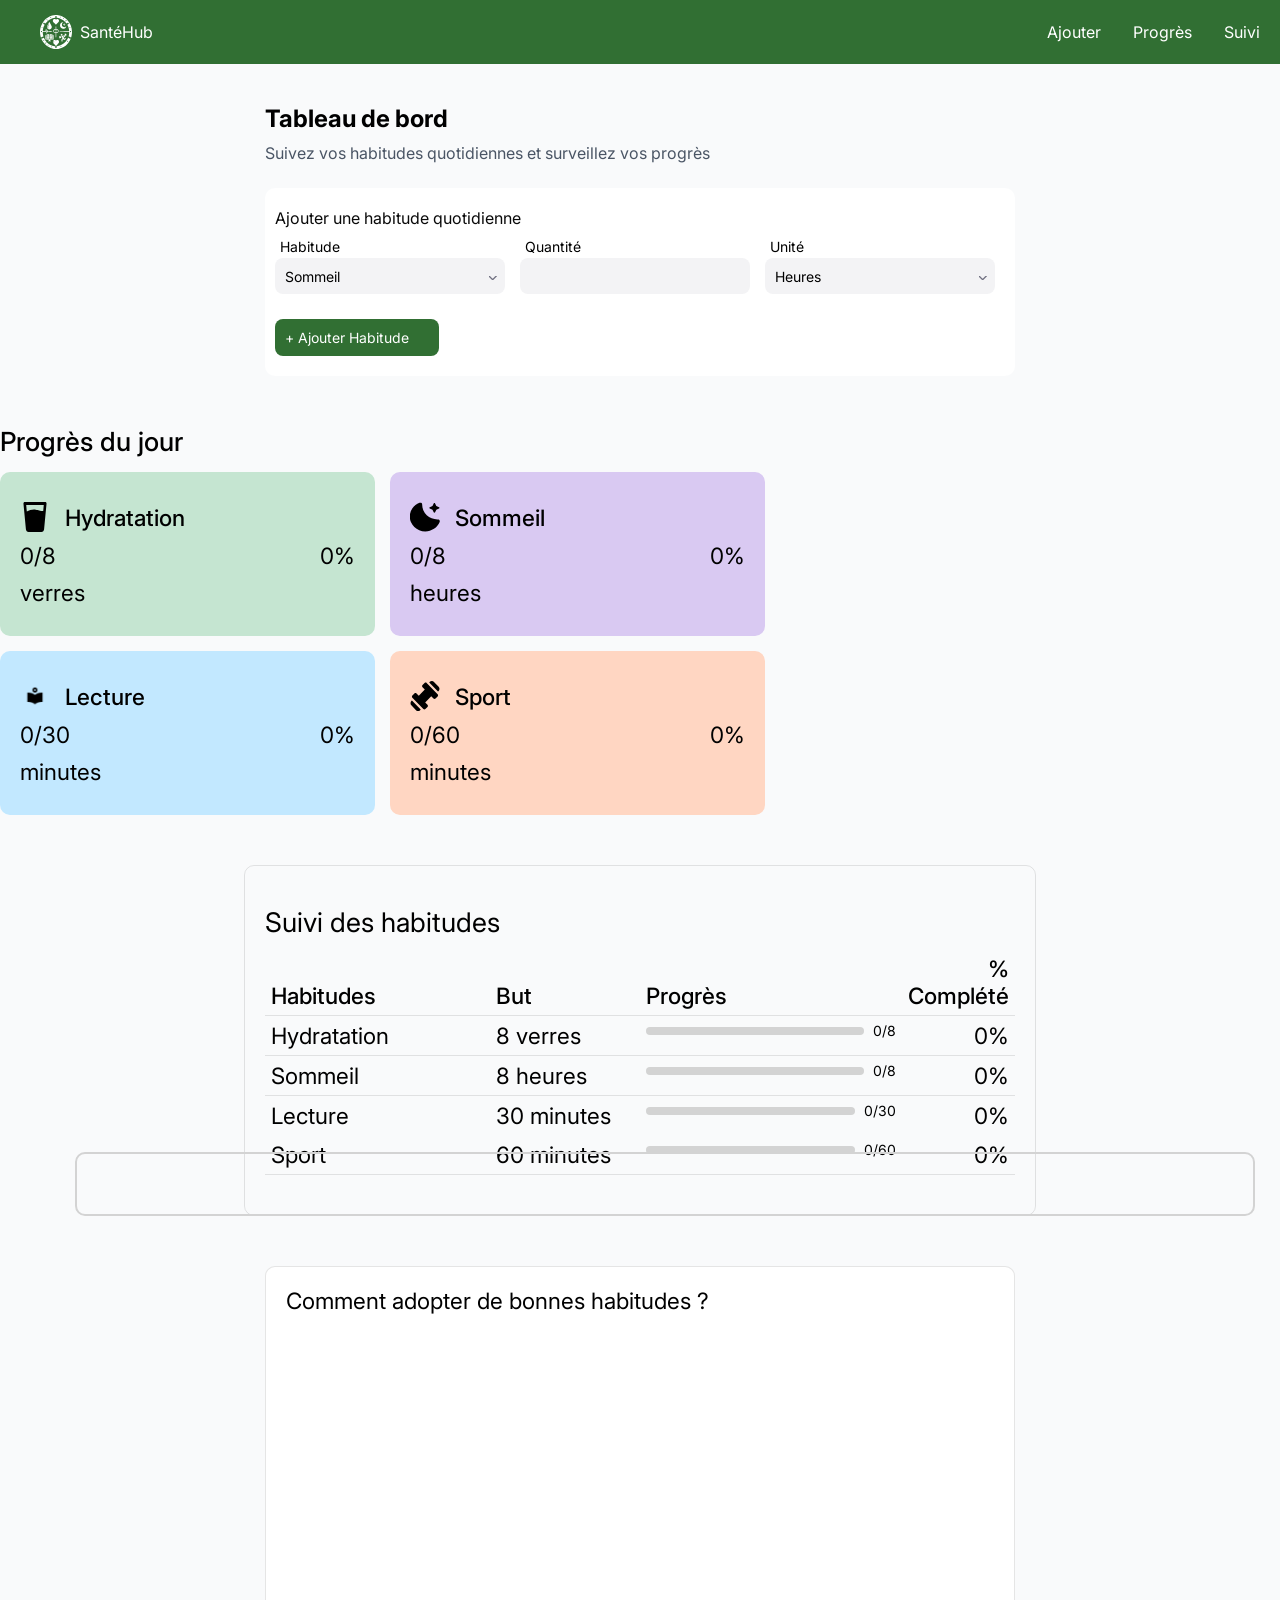
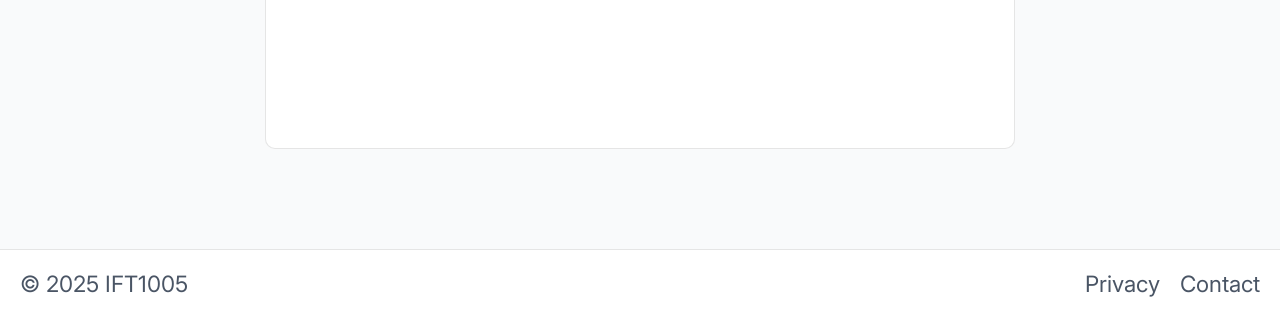
<file: index.html>
<!DOCTYPE html>

<html lang="en">
  <head>
    <meta charset="UTF-8" />
    <meta name="viewport" content="width=device-width, initial-scale=1.0" />
    <link rel="stylesheet" href="./css/styles.css" />
    <link rel="preconnect" href="https://fonts.googleapis.com" />
    <link rel="preconnect" href="https://fonts.gstatic.com" crossorigin />
    <link
      href="https://fonts.googleapis.com/css2?family=Inter:ital,opsz,wght@0,14..32,100..900;1,14..32,100..900&display=swap"
      rel="stylesheet"
    />
    <title>SantéHub</title>
  </head>

  <body>
    <div id="ajouter" class="ancre_body"></div>
    <header>
      <div class="header_div_gauche">
        <picture class="header_container_logo">
          <img src="./media/logo.svg" alt="logo" />
        </picture>
        <span class="header_titre">SantéHub</span>
      </div>
      <nav class="header_div_droite">
        <ul>
          <li><a href="#ajouter">Ajouter</a></li>
          <li><a href="#progres">Progrès</a></li>
          <li><a href="#suivi">Suivi</a></li>
        </ul>
      </nav>
    </header>
    <section class="container container_form">
      <div class="hero">
        <h1>Tableau de bord</h1>
        <p>Suivez vos habitudes quotidiennes et surveillez vos progrès</p>
      </div>
      <form class="form">
        <h2>Ajouter une habitude quotidienne</h2>
        <ul class="rangee_form">
          <li>
            <label for="habitude">Habitude</label>
            <div class="container_select">
              <select name="habitudes" id="habitude" required>
                <option value="sommeil">Sommeil</option>
                <option value="sport">Sport</option>
                <option value="lecture">Lecture</option>
                <option value="hydratation">Hydratation</option>
              </select>
            </div>
          </li>
          <li>
            <label for="quantite">Quantité</label>
            <input type="number" id="quantite" required />
          </li>
          <li>
            <label for="unite">Unité</label>
            <div class="container_select">
              <select class="select_base" name="unite" id="unite" required >
                <option value="heures">Heures</option>
                <option value="minutes">Minutes</option>
              </select>
              <select class="select_hydratation cacher" name="unite_h" id="unite_h" required >
                <option value="verres">Verres</option>
              </select>
            </div>
          </li>
          <li class="container_button">
            <button type="reset" id="btn_form">+ Ajouter</button>
          </li>
        </ul>
      </form>
      <div id="progres" class="ancre_scroll"></div>
    </section>
    <section class="container container_progres">
      <div class="container_titre_section">
        <h3>Progrès du jour</h3>
      </div>
      <div class="carte carte_hydratation">
        <div class="container_logo_titre">
          <picture class="container_logo">
            <img src="./media/hydratation.svg" alt="hydratation">
          </picture>
          <h4 class="titre">Hydratation</h4>
        </div>
        <div class="container_stats">
          <span class="fraction"><span class="compteur_hydratation">0</span>/8</span>
          <span class="pourcentage pourcent_hydratation">0%</span>
        </div>
        <div class="container_mesure">
          <span class="mesure">verres</span>
        </div>
      </div>
      <div class="carte carte_sommeil">
        <div class="container_logo_titre">
          <picture class="container_logo">
            <img src="./media/sommeil.svg" alt="hydratation">
          </picture>
          <h4 class="titre">Sommeil</h4>
        </div>
        <div class="container_stats">
          <span class="fraction"><span class="compteur_sommeil">0</span>/8</span>
          <span class="pourcentage pourcent_sommeil">0%</span>
        </div>
        <div class="container_mesure">
          <span class="mesure">heures</span>
        </div>
      </div>
      <div class="carte carte_lecture">
        <div class="container_logo_titre">
          <picture class="container_logo">
            <img src="./media/lecture.svg" alt="hydratation">
          </picture>
          <h4 class="titre">Lecture</h4>
        </div>
        <div class="container_stats">
          <span class="fraction"><span class="compteur_lecture">0</span>/30</span>
          <span class="pourcentage pourcent_lecture">0%</span>
        </div>
        <div class="container_mesure">
          <span class="mesure">minutes</span>
        </div>
      </div>
      <div class="carte carte_sport">
        <div class="container_logo_titre">
          <picture class="container_logo">
            <img src="./media/sport.svg" alt="hydratation">
          </picture>
          <h4 class="titre">Sport</h4>
        </div>
        <div class="container_stats">
          <span class="fraction"><span class="compteur_sport">0</span>/60</span>
          <span class="pourcentage pourcent_sport">0%</span>
        </div>
        <div class="container_mesure">
          <span class="mesure">minutes</span>
        </div>
      </div>
    </section>
    <section class="container container_suivi">
      <div class="boite_suivi">

        <table>
          <caption>
            Suivi des habitudes
          </caption>
          <tr>
            <th class="tb_1">Habitudes</th>
            <th class="tb_2">But</th>
            <th style="text-align: left">Progrès</th>
            <th class="tb_4">% Complété</th>
          </tr>
          <tr>
            <td class="tb_1">Hydratation</td>
            <td class="tb_2">8 verres</td>
            <td class="tb_3">
              <progress id="hydratation" max="8" value="0">Hydratation</progress
              ><label for="hydratation"><span class="compteur_hydratation">0</span>/8</label>
            </td>
            <td class="tb_4 pourcent_hydratation">0%</td>
          </tr>
  
          <tr>
            <td class="tb_1">Sommeil</td>
            <td class="tb_2">8 heures</td>
            <td class="tb_3">
              <progress id="sommeil" max="8" value="0">Sommeil</progress
              ><label for="sommeil"><span class="compteur_sommeil">0</span>/8</label>
            </td>
            <td class="tb_4 pourcent_sommeil">0%</td>
          </tr>
          <tr style="border: none">
            <td class="tb_1">Lecture</td>
            <td class="tb_2">30 minutes</td>
            <td class="tb_3">
              <progress id="lecture" max="30" value="0">Lecture</progress
              ><label for="lecture"><span class="compteur_lecture">0</span>/30</label>
            </td>
            <td class="tb_4 pourcent_lecture">0%</td>
          </tr>
          <tr>
            <td class="tb_1">Sport</td>
            <td class="tb_2">60 minutes</td>
            <td class="tb_3">
              <progress id="sport" max="60" value="0">Sport</progress
              ><label for="sport"><span class="compteur_sport">0</span>/60</label>
            </td>
            <td class="tb_4 pourcent_sport">0%</td>
          </tr>
        </table>
      </div>
      <div id="suivi" class="ancre_scroll"></div>
    </section>
    <section class="container_video">
      <div class="carte_video">
        <h4>Comment adopter de bonnes habitudes ?</h4>
        <div class="boite_video">
          <iframe width="auto" height="auto" src="https://www.youtube.com/embed/7JjCO9rQHEU?si=iEF92UNi4jmonCfh" title="YouTube video player" frameborder="0" allow="accelerometer; autoplay; clipboard-write; encrypted-media; gyroscope; picture-in-picture; web-share" referrerpolicy="strict-origin-when-cross-origin" allowfullscreen></iframe>
        </div>
      </div>
    </section>
    <footer class="container_footer">
      <div class="div_gauche">
        <span class="droits">&copy; 2025 IFT1005</span>
      </div>
      <div class="div_droite">
        <ul class="liste_footer">
          <li><a href="#">Privacy</a></li>
          <li><a href="#">Contact</a></li>
        </ul>
      </div>
    </footer>
    <script src="https://ajax.googleapis.com/ajax/libs/jquery/3.4.1/jquery.min.js"></script>
    <script src="/script.js"></script>
  </body>
</html>
</file>
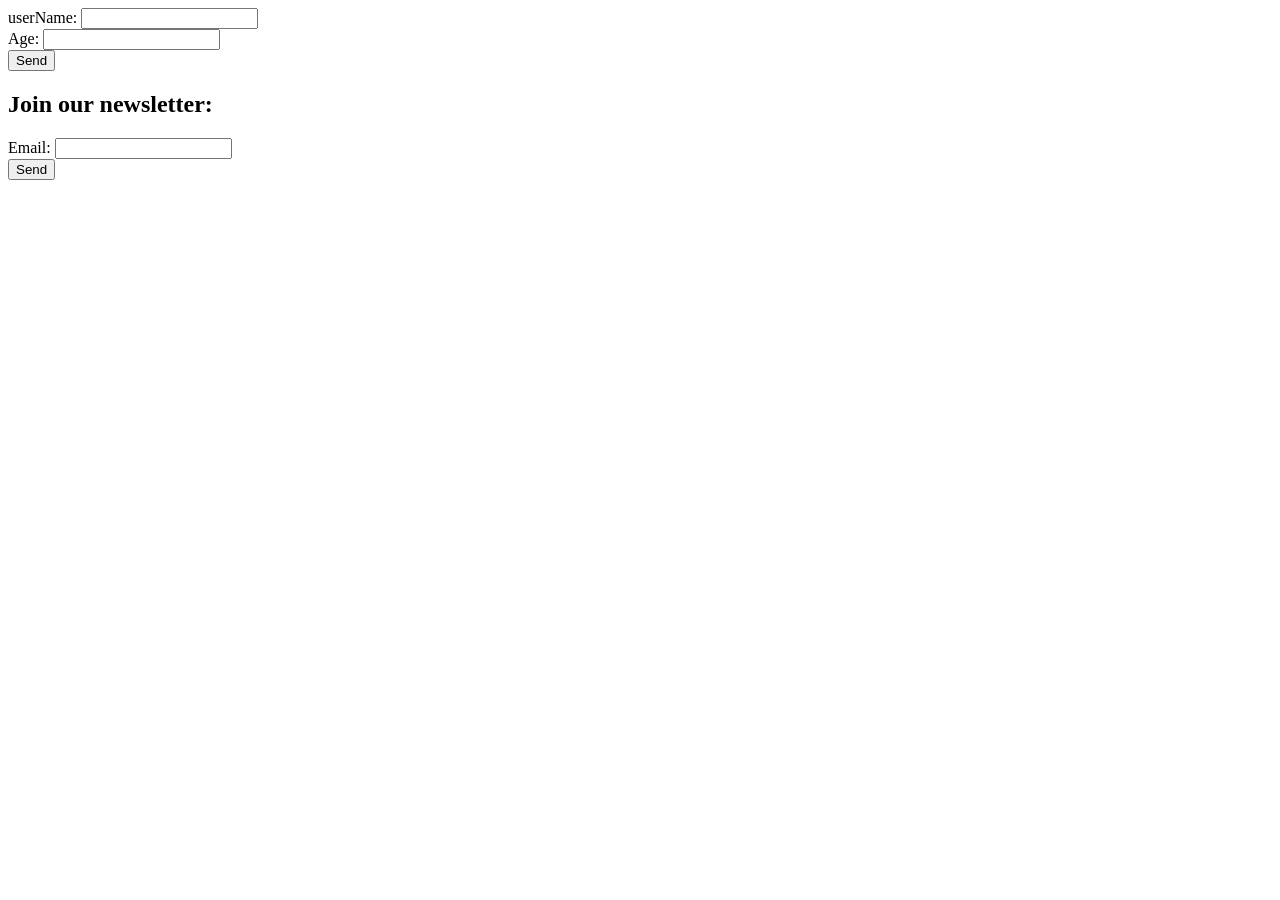
<file: 12.javascript_and_forms.html>
<!DOCTYPE html>
<html lang="en">
<head>
    <meta charset="UTF-8">
    <meta name="viewport" content="width=device-width, initial-scale=1.0">
    <title>Document</title>

    <script>
        function validate_form(){
            if (document.forms[0].userName.value == "" ){
                alert("Name can not be empty");
                return false;
            }

            if (document.forms[0].age.value ==  "" ){
                alert("Age can not be empty");
                return false;
            }

            if (document.forms[0].age.value <  18 ){
                alert("You are underage");
                return false;
            }
         }

         function validate_email(){
            if (document.forms[1].email.value.includes("@")){
                alert("Right format email");
                return false;
            }
            else
            {
                alert("Wrong format email");
                return false;
            }
         }

    </script>

</head>
<body>
    
    <form>
        <label for="userName">userName:</label>
        <input type="text" id="userName">
        <br>
        <label for="age">Age:</label>
        <input type="number" id="age">
        <br>
        <button onclick="validate_form()">Send</button>
    </form>

    <h2>Join our newsletter:</h2>
     <form>
        <label for="email">Email:</label>
        <input type="text" id="email">
        <br>
        <button onclick="validate_email()">Send</button>
    </form>

</body>
</html>
</file>
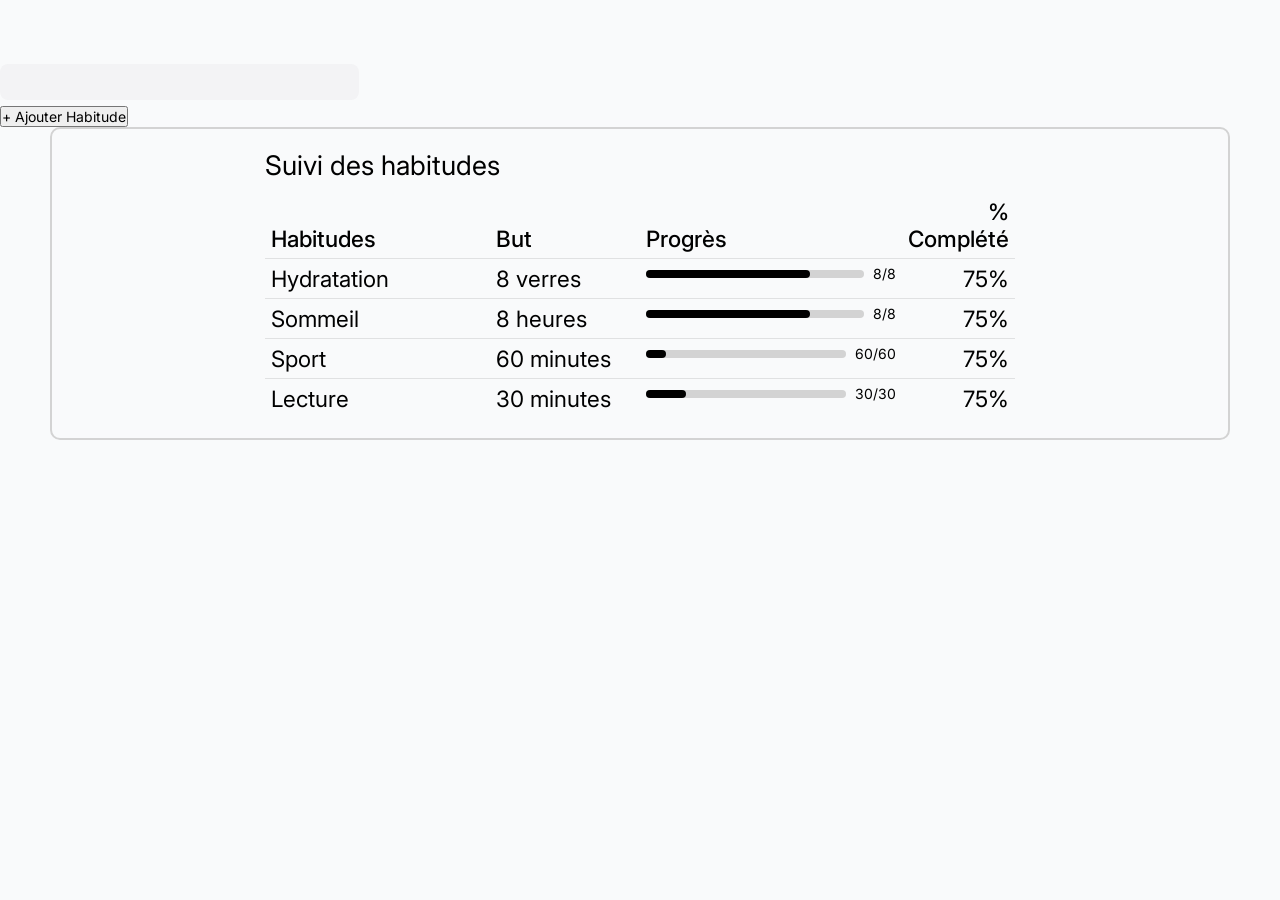
<file: thingy.html>
<!DOCTYPE html>

<html lang="en">
  <head>
    <meta charset="UTF-8" />
    <meta name="viewport" content="width=device-width, initial-scale=1.0" />
    <link rel="stylesheet" href="./css/styles.css" />
    <link rel="preconnect" href="https://fonts.googleapis.com" />
    <link rel="preconnect" href="https://fonts.gstatic.com" crossorigin />
    <link
      href="https://fonts.googleapis.com/css2?family=Inter:ital,opsz,wght@0,14..32,100..900;1,14..32,100..900&display=swap"
      rel="stylesheet"
    />
    <title>xd</title>
  </head>

  <body>
    <div>
      <input type="number" id="inp_hyd" min="0" required />
      <button>+ Ajouter Habitude</button>
    </div>

    <div id="suivi">
      <table>
        <caption>
          Suivi des habitudes
        </caption>
        <tr>
          <th class="tb_1">Habitudes</th>
          <th class="tb_2">But</th>
          <th style="text-align: left">Progrès</th>
          <th class="tb_4">% Complété</th>
        </tr>
        <tr>
          <td class="tb_1">Hydratation</td>
          <td class="tb_2">8 verres</td>
          <td class="tb_3">
            <progress id="hydrat" max="8" value="6">Hydratation</progress
            ><label for="hydrat">8/8</label>
          </td>
          <td class="tb_4">75%</td>
        </tr>

        <tr>
          <td class="tb_1">Sommeil</td>
          <td class="tb_2">8 heures</td>
          <td class="tb_3">
            <progress id="hydrat" max="8" value="6">Sommeil</progress
            ><label for="hydrat">8/8</label>
          </td>
          <td class="tb_4">75%</td>
        </tr>
        <tr>
          <td class="tb_1">Sport</td>
          <td class="tb_2">60 minutes</td>
          <td class="tb_3">
            <progress id="hydrat" max="60" value="6">Sport</progress
            ><label for="hydrat">60/60</label>
          </td>
          <td class="tb_4">75%</td>
        </tr>
        <tr style="border: none">
          <td class="tb_1">Lecture</td>
          <td class="tb_2">30 minutes</td>
          <td class="tb_3">
            <progress id="hydrat" max="30" value="6">Lecture</progress
            ><label for="hydrat">30/30</label>
          </td>
          <td class="tb_4">75%</td>
        </tr>
      </table>
    </div>
    <script src="/script.js"></script>
  </body>
</html>
</file>
<file: css/styles.css>
@import url(./header.css);
@import url(progresion.css);
@import url(./form.css);
@import url(./progres.css);
@import url(./suivi.css);
@import url(./video.css);
@import url(./footer.css);

html {
  position: relative;
  width: 100%;
  scroll-behavior: smooth;
}

* {
    padding: 0;
    margin: 0;
    box-sizing: border-box;
    font-family: "Inter", sans-serif;
    flex-wrap: wrap;
    list-style: none;
    width: fit-content;
}

.container {
  position: relative;
}

.ancre_scroll {
  pointer-events: none;
  position: absolute;
  bottom: 0;
  width: 100%;
  height: 64px;
}
.ancre_body {
  position: absolute;
  top: 0;
  width: 100%;
  height: 64px;
}

body {
  margin-top: 64px;
  background-color: var(--fond);
  width: 100%;
}

a {
  text-decoration: none;
  color: white;
}

.container_footer a {
  color: var(--paragraphe);
}

p {
  color: var(--paragraphe);
  font-size: 16px;
}

h2 {
  color: var(--h2);
  font-size: 16px;
  font-weight: 400;
}

label, select, option, button {
  font-size: 14px;
}

h1 {
  font-size: 24px;
}

.container_select {
  position: relative;
  width: fit-content;
}

.container_select::after {
  position: absolute;
  display: block;
  content: "";
  background-image: url("../media/Vector.svg");
  background-position: center;
  width: 8px;
  height: 4px;
  top: 50%;
  right: 0;
  transform: translateX(-100%);
}

select {
  background-color: var(--fond_select);
  appearance: none;
  padding-right: 18px;
  border: none;
  border-radius: 8px;
}



input::-webkit-inner-spin-button,
input::-webkit-outer-spin-button {
  appearance: none;
}
</file>
